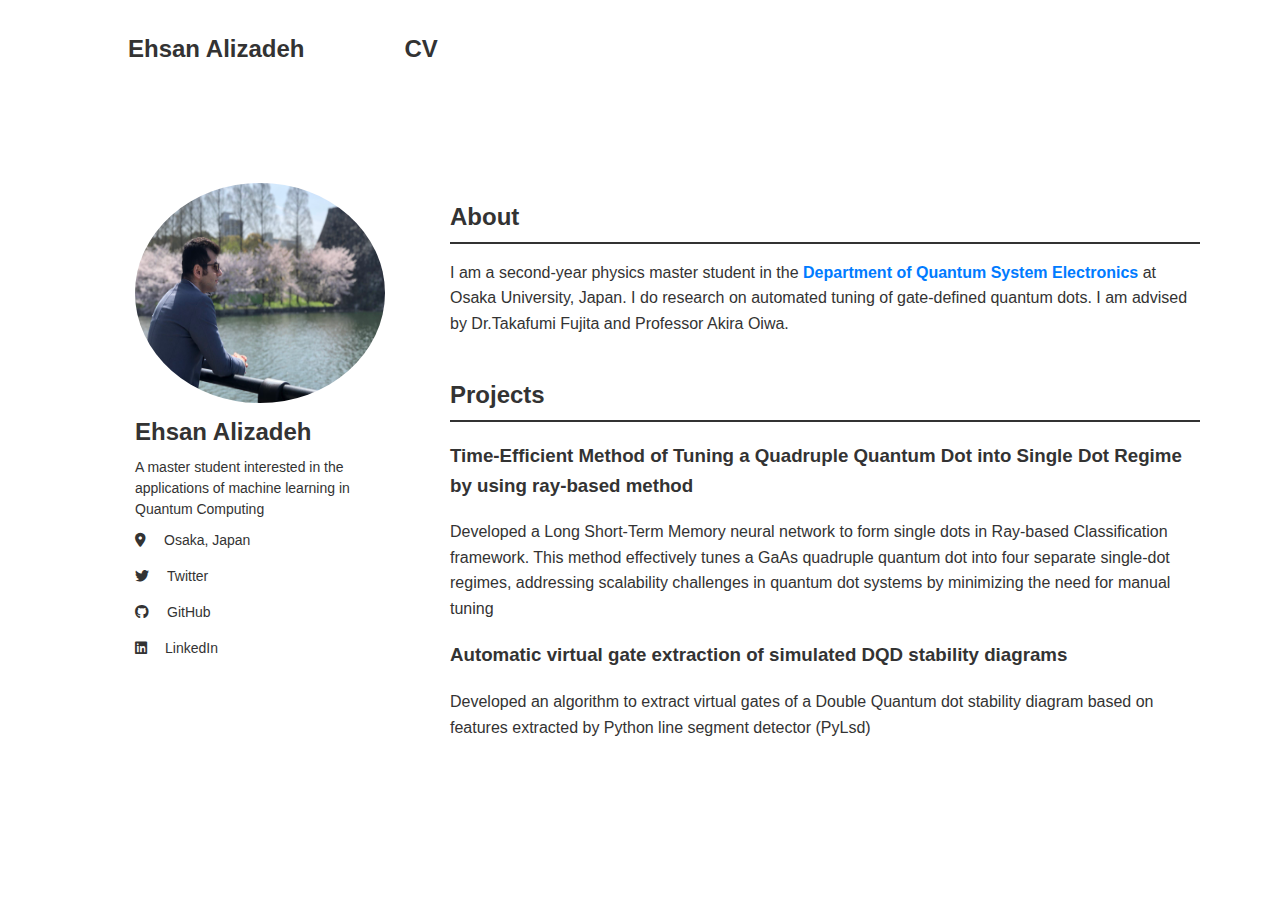
<file: index.html>
<!DOCTYPE html>
<html lang="en">
<head>
    <meta charset="UTF-8">
    <meta name="viewport" content="width=device-width, initial-scale=1.0">
    <title>Ehsan Alizadeh </title>
    <link rel="stylesheet" href="https://cdnjs.cloudflare.com/ajax/libs/font-awesome/6.0.0-beta3/css/all.min.css">
    <link rel="stylesheet" href="styles.css">
</head>
<body>
    <header>
        <a href="index.html" class="header-link">
            <h1>Ehsan Alizadeh</h1>
        </a>
        <nav>
            <a href="cv.html">CV</a>
        </nav>
    </header>
    <div class="container">
        <aside>
            <div class="profile-container">
                <img src="photo2.jpg" alt="Ehsan Alizadeh">
                <div class="profile-details">
                    <h2>Ehsan Alizadeh</h2>
                    <p>A master student interested in the applications of machine learning in Quantum Computing</p>
                    <div class="icon-text">
                        <a href="#">
                            <i class="fas fa-map-marker-alt"></i>
                            <p>Osaka, Japan</p>
                        </a>
                    </div>
                    <div class="icon-text">
                        <a href="https://x.com/EhsanAlizadehk1" target="_blank">
                            <i class="fab fa-twitter"></i>
                            <p>Twitter</p>
                        </a>
                    </div>
                    <div class="icon-text">
                        <a href="https://github.com/Ehsan-Japan" target="_blank">
                            <i class="fab fa-github"></i>
                            <p>GitHub</p>
                        </a>
                    </div>
                    <div class="icon-text">
                        <a href="https://linkedin.com/in/your-linkedin-profile" target="_blank">
                            <i class="fab fa-linkedin"></i>
                            <p>LinkedIn</p>
                        </a>
                    </div>
                </div>
            </div>
        </aside>

        <main>
            <section class="about">
                <h2>About</h2>
                <div class="about-details">
                    <p>I am a second-year physics master student in the 
                    <strong><a href="https://www.sanken.osaka-u.ac.jp/labs/qse/indexEN.html" target="_blank">
                    Department of Quantum System Electronics </a></strong> at Osaka University, Japan.  
                    I do research on automated tuning of gate-defined quantum dots. I am advised by Dr.Takafumi Fujita and Professor Akira Oiwa.</p>
                </div>
            </section>

            <section class="projects">
                <h2>Projects</h2>
                <div class="project">
                    <h3>Time-Efficient Method of Tuning a Quadruple Quantum Dot into Single Dot Regime by using ray-based method</h3>
                    <p>Developed a Long Short-Term Memory neural network to form single dots in Ray-based Classification framework.
                    This method effectively tunes a GaAs quadruple quantum dot into four separate single-dot regimes,
                    addressing scalability challenges in quantum dot systems by minimizing the need for manual tuning</p>
                </div>
                <div class="project">
                    <h3>Automatic virtual gate extraction of simulated DQD stability diagrams</h3>
                    <p>Developed an algorithm to extract virtual gates of a Double Quantum dot stability diagram 
                    based on features extracted by Python line segment detector (PyLsd)</p>
                </div>
                
            </section>
        </main>
    </div>
</body>
</html>
</file>
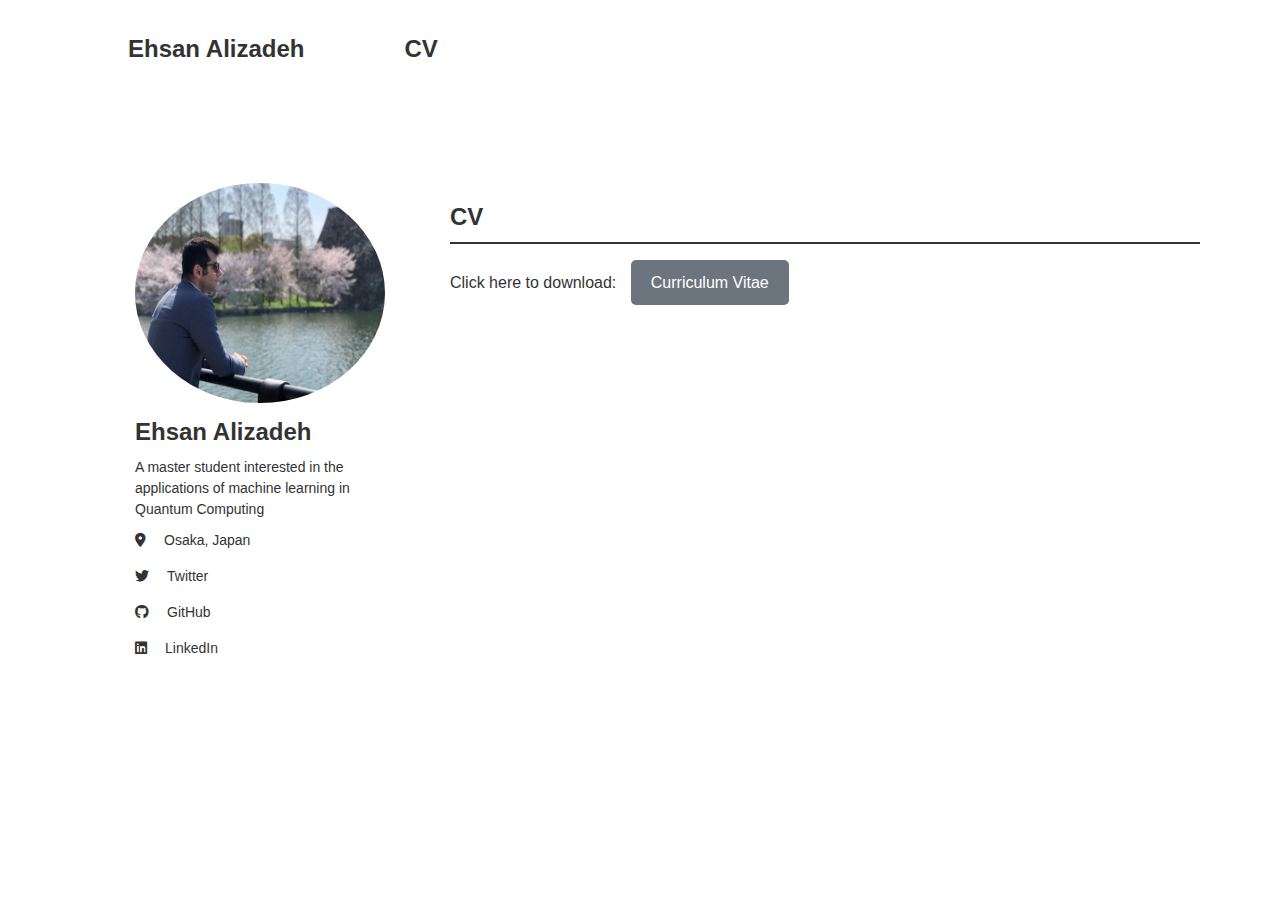
<file: cv.html>
<!DOCTYPE html>
<html lang="en">
<head>
    <meta charset="UTF-8">
    <meta name="viewport" content="width=device-width, initial-scale=1.0">
    <title>Ehsan Alizadeh - CV</title>
    <link rel="stylesheet" href="https://cdnjs.cloudflare.com/ajax/libs/font-awesome/6.0.0-beta3/css/all.min.css">
    <link rel="stylesheet" href="styles.css">
</head>
<body>
    <header>
        <a href="index.html" class="header-link">
            <h1>Ehsan Alizadeh</h1>
        </a>
        <nav>
            <a href="cv.html">CV</a>
        </nav>
    </header>
    <div class="container">
        <aside>
            <div class="profile-container">
                <img src="photo2.jpg" alt="Ehsan Alizadeh">
                <div class="profile-details">
                    <h2>Ehsan Alizadeh</h2>
                    <p>A master student interested in the applications of machine learning in Quantum Computing</p>
                    <div class="icon-text">
                        <a href="#">
                            <i class="fas fa-map-marker-alt"></i>
                            <p>Osaka, Japan</p>
                        </a>
                    </div>
                    <div class="icon-text">
                        <a href="https://x.com/EhsanAlizadehk1" target="_blank">
                            <i class="fab fa-twitter"></i>
                            <p>Twitter</p>
                        </a>
                    </div>
                    <div class="icon-text">
                        <a href="https://github.com/Ehsan-Japan" target="_blank">
                            <i class="fab fa-github"></i>
                            <p>GitHub</p>
                        </a>
                    </div>
                    <div class="icon-text">
                        <a href="https://www.linkedin.com/in/ehsan-alizadeh-095a92181/?original_referer=https%3A%2F%2Fwww%2Egoogle%2Ecom%2F&originalSubdomain=jp" target="_blank">
                            <i class="fab fa-linkedin"></i>
                            <p>LinkedIn</p>
                        </a>
                    </div>
                </div>
            </div>
        </aside>

        <main>
            <section class="cv">
                <h2>CV</h2>
                <p>Click here to download: <a href="cv.pdf" class="download-button">Curriculum Vitae</a></p>
            </section>
        </main>
    </div>
</body>
</html>
</file>
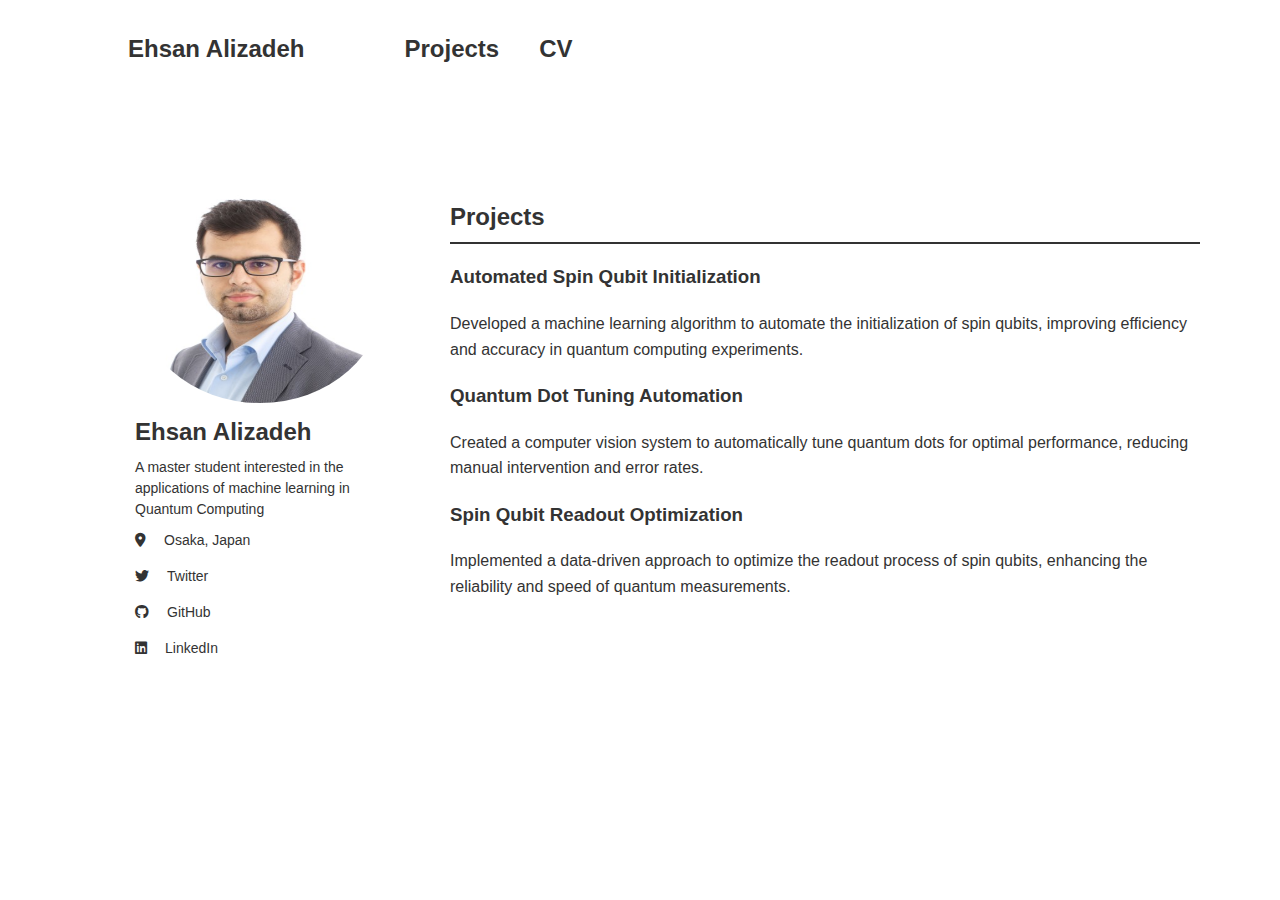
<file: projects.html>
<!DOCTYPE html>
<html lang="en">
<head>
    <meta charset="UTF-8">
    <meta name="viewport" content="width=device-width, initial-scale=1.0">
    <title>Ehsan Alizadeh - Projects</title>
    <link rel="stylesheet" href="https://cdnjs.cloudflare.com/ajax/libs/font-awesome/6.0.0-beta3/css/all.min.css">
    <link rel="stylesheet" href="styles.css">
</head>
<body>
    <header>
        <a href="index.html" class="header-link">
            <h1>Ehsan Alizadeh</h1>
        </a>
        <nav>
            <a href="projects.html">Projects</a>
            <a href="cv.html">CV</a>
        </nav>
    </header>
    <div class="container">
        <aside>
            <div class="profile-container">
                <img src="photo.png" alt="Ehsan Alizadeh">
                <div class="profile-details">
                    <h2>Ehsan Alizadeh</h2>
                    <p>A master student interested in the applications of machine learning in Quantum Computing</p>
                    <div class="icon-text">
                        <a href="#">
                            <i class="fas fa-map-marker-alt"></i>
                            <p>Osaka, Japan</p>
                        </a>
                    </div>
                    <div class="icon-text">
                        <a href="https://x.com/EhsanAlizadehk1" target="_blank">
                            <i class="fab fa-twitter"></i>
                            <p>Twitter</p>
                        </a>
                    </div>
                    <div class="icon-text">
                        <a href="https://github.com/Ehsan-Japan" target="_blank">
                            <i class="fab fa-github"></i>
                            <p>GitHub</p>
                        </a>
                    </div>
                    <div class="icon-text">
                        <a href="https://linkedin.com/in/your-linkedin-profile" target="_blank">
                            <i class="fab fa-linkedin"></i>
                            <p>LinkedIn</p>
                        </a>
                    </div>
                </div>
            </div>
        </aside>

        <main>
            <section class="projects">
                <h2>Projects</h2>
                <div class="project">
                    <h3>Automated Spin Qubit Initialization</h3>
                    <p>Developed a machine learning algorithm to automate the initialization of spin qubits, improving efficiency and accuracy in quantum computing experiments.</p>
                </div>
                <div class="project">
                    <h3>Quantum Dot Tuning Automation</h3>
                    <p>Created a computer vision system to automatically tune quantum dots for optimal performance, reducing manual intervention and error rates.</p>
                </div>
                <div class="project">
                    <h3>Spin Qubit Readout Optimization</h3>
                    <p>Implemented a data-driven approach to optimize the readout process of spin qubits, enhancing the reliability and speed of quantum measurements.</p>
                </div>
            </section>
        </main>
    </div>
</body>
</html>
</file>
<file: styles.css>
body {
    font-family: Arial, sans-serif;
    line-height: 1.6;
    margin: 0;
    padding: 0;
    color: #333;
}

header {
    display: flex;
    align-items: center;
    padding: 20px;
    background-color: white;
    width: 80%;
    margin: 0 auto;
}


header h1, nav a {
    margin: 0;
    font-size: 24px;
    display: inline-block;
    position: relative;
    cursor: pointer;
    font-weight: bold;
}

nav {
    margin-left: 20px;
    display: flex;
    align-items: center;
}

nav a {
    margin-left: 40px; /* Adjust this value to increase the spacing */
    text-decoration: none;
    color: #333;
    position: relative;
    padding: 10px 0;
    cursor: pointer;
    font-weight: bold;
}



nav a:hover, header h1:hover {
    color: #555;
}

nav a:hover::after, header h1:hover::after {
    content: '';
    display: block;
    width: 100%;
    height: 2px;
    background: grey;
    position: absolute;
    left: 0;
    bottom: -5px;
}

.container {
    display: flex;
    justify-content: space-between;
    padding: 60px;
}

aside {
    flex: 0 0 250px;
    margin: 0 20px 0 50px;
}

main {
    flex: 1;
    padding: 20px;
}

aside img, .profile-container img {
    border-radius: 50%;
    display: block;
    margin: 0 auto 10px;
}

aside img {
    width: 150px;
    height: 150px;
}


.profile-details h2 {
    margin: 0;
    font-size: 24px;
}

.profile-details p, .icon-text p {
    margin: 5px 0;
    line-height: 1.5;
    font-size: 14px;
}

.icon-text {
    display: flex;
    align-items: center;
    margin: 5px 0; /* Adjust the spacing between the items */
}

.icon-text i {
    margin-right: 10px;
    font-size: 14px;
    line-height: 1;
}

.icon-text a {
    text-decoration: none;
    color: #333;
    display: flex;
    align-items: center;
    gap: 8px;
}

section {
    margin-bottom: 40px;
}

section h2 {
    border-bottom: 2px solid #333;
    padding-bottom: 5px;
    margin-bottom: 15px;
}

.research-interest ul {
    list-style-type: disc;
    margin-left: 20px;
}

.research-interest ul li {
    margin-bottom: 10px;
}

.download-button {
    display: inline-block;
    padding: 10px 20px;
    background-color: #6c757d;
    color: white;
    text-decoration: none;
    border-radius: 5px;
    margin-left: 10px;
}

.download-button:hover {
    background-color: #5a6268;
}




body {
    font-family: Arial, sans-serif;
    line-height: 1.6;
    margin: 0;
    padding: 0;
    color: #333;
}

header {
    display: flex;
    align-items: center;
    padding: 20px;
    background-color: white;
    width: 80%;
    margin: 0 auto;
}

.header-link {
    text-decoration: none;
    color: inherit;
    display: inline-block;
    margin-right: 40px; /* Increase spacing between the header link and the nav links */
}

header h1, nav a {
    margin: 0;
    font-size: 24px;
    display: inline-block;
    position: relative;
    cursor: pointer;
    font-weight: bold;
}

nav {
    margin-left: 20px;
    display: flex;
    align-items: center;
}

nav a {
    margin-left: 40px; /* Increase this value to increase the spacing between nav links */
    text-decoration: none;
    color: #333;
    position: relative;
    padding: 10px 0;
    cursor: pointer;
    font-weight: bold;
}

nav a:hover, header h1:hover {
    color: #555;
}

nav a:hover::after, header h1:hover::after {
    content: '';
    display: block;
    width: 100%;
    height: 2px;
    background: grey;
    position: absolute;
    left: 0;
    bottom: -5px;
}

.container {
    display: flex;
    justify-content: space-between;
    padding: 60px;
}

aside {
    flex: 0 0 250px;
    margin: 0 20px 0 50px;
}

main {
    flex: 1;
    padding: 20px;
}

aside img, .profile-container img {
    border-radius: 50%;
    display: block;
    margin: 0 auto 10px;
}

aside img, .profile-container img {
    width: 200px; /* Ensure the image size is consistent */
    height: 220px;
}

.profile-details h2 {
    margin: 0;
    font-size: 24px;
}

.profile-details p, .icon-text p {
    margin: 5px 0;
    line-height: 1.5;
    font-size: 14px;
}

.icon-text {
    display: flex;
    align-items: center;
    margin: 5px 0;
}

.icon-text i {
    margin-right: 10px;
    font-size: 14px;
    line-height: 1;
}

.icon-text a {
    text-decoration: none;
    color: #333;
    display: flex;
    align-items: center;
    gap: 8px;
}

section {
    margin-bottom: 40px;
}

section h2 {
    border-bottom: 2px solid #333;
    padding-bottom: 5px;
    margin-bottom: 15px;
}

.research-interest ul {
    list-style-type: disc;
    margin-left: 20px;
}

.research-interest ul li {
    margin-bottom: 10px;
}

.download-button {
    display: inline-block;
    padding: 10px 20px;
    background-color: #6c757d;
    color: white;
    text-decoration: none;
    border-radius: 5px;
    margin-left: 10px;
}

a {
    color: #007bff;
    text-decoration: none;
}

a:hover {
    text-decoration: underline;
}

strong a {
    font-weight: bold;
}

.download-button:hover {
    background-color: #5a6268;
}

.profile-container {
    position: -webkit-sticky; /* For Safari */
    position: sticky;
    top: 0;
    padding: 25px;
    background-color: white;
    border: none;
}

.profile-container img {
    width: 250px; /* Adjust this value as needed */
    height: 380; /* Maintains the aspect ratio */

}

.image-caption {
    text-align: center;
    margin-top: 40px;
}

.image-caption img {
    width: 300px; /* Set the width you want */
    height: auto; /* This keeps the aspect ratio */
    border-radius: 8px;
    margin-right: 20px; /* Add right margin */
}

.image-caption .caption {
    font-size: 14px;
    color: #666;
    margin-top: 10px;
}
</file>
